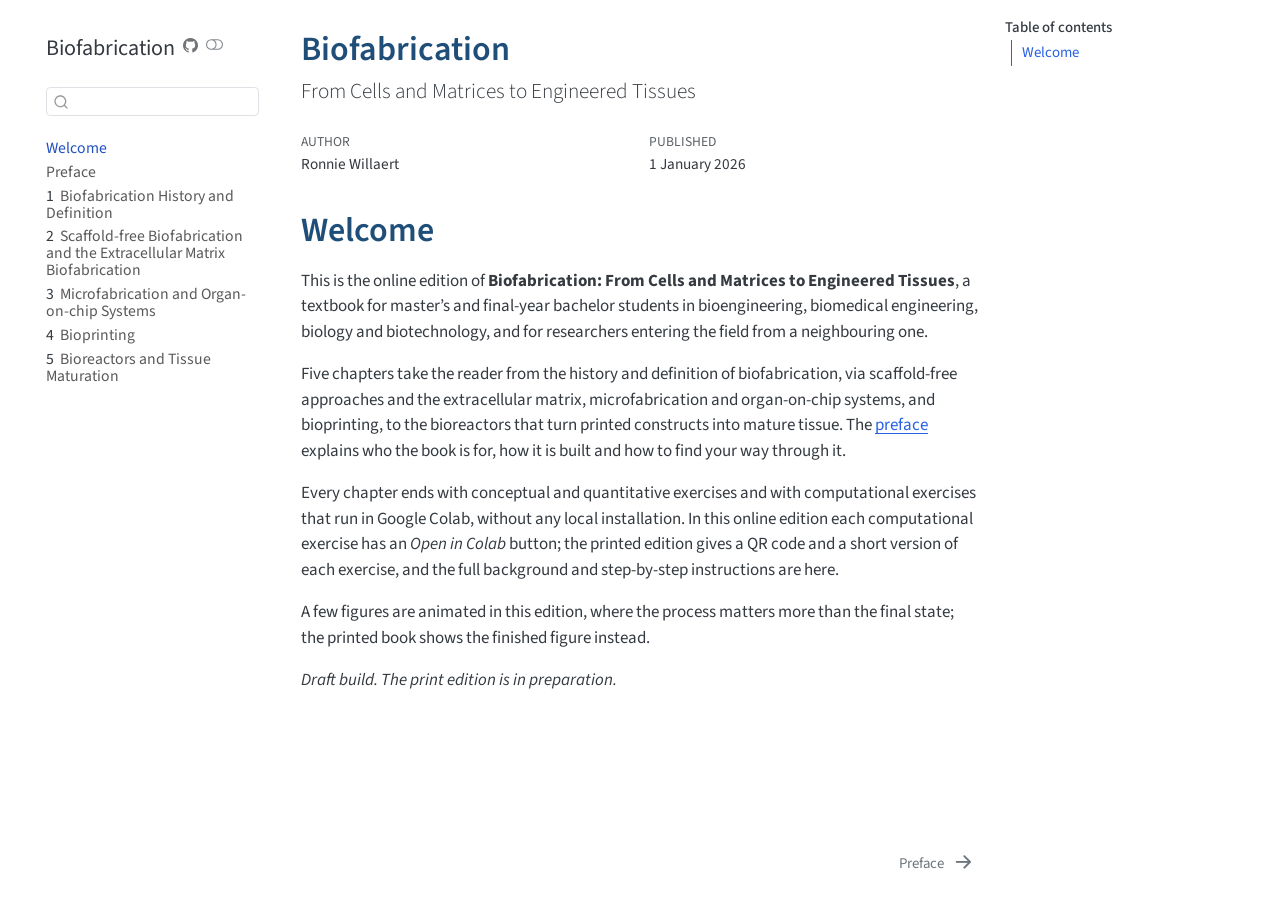
<file: index.html>
<!DOCTYPE html>
<html xmlns="http://www.w3.org/1999/xhtml" lang="en-GB" xml:lang="en-GB"><head>

<meta charset="utf-8">
<meta name="generator" content="quarto-1.6.43">

<meta name="viewport" content="width=device-width, initial-scale=1.0, user-scalable=yes">

<meta name="author" content="Ronnie Willaert">
<meta name="dcterms.date" content="2026-01-01">

<title>Biofabrication</title>
<style>
code{white-space: pre-wrap;}
span.smallcaps{font-variant: small-caps;}
div.columns{display: flex; gap: min(4vw, 1.5em);}
div.column{flex: auto; overflow-x: auto;}
div.hanging-indent{margin-left: 1.5em; text-indent: -1.5em;}
ul.task-list{list-style: none;}
ul.task-list li input[type="checkbox"] {
  width: 0.8em;
  margin: 0 0.8em 0.2em -1em; /* quarto-specific, see https://github.com/quarto-dev/quarto-cli/issues/4556 */ 
  vertical-align: middle;
}
</style>


<script src="site_libs/quarto-nav/quarto-nav.js"></script>
<script src="site_libs/quarto-nav/headroom.min.js"></script>
<script src="site_libs/clipboard/clipboard.min.js"></script>
<script src="site_libs/quarto-search/autocomplete.umd.js"></script>
<script src="site_libs/quarto-search/fuse.min.js"></script>
<script src="site_libs/quarto-search/quarto-search.js"></script>
<meta name="quarto:offset" content="./">
<link href="./preface.html" rel="next">
<script src="site_libs/quarto-html/quarto.js"></script>
<script src="site_libs/quarto-html/popper.min.js"></script>
<script src="site_libs/quarto-html/tippy.umd.min.js"></script>
<script src="site_libs/quarto-html/anchor.min.js"></script>
<link href="site_libs/quarto-html/tippy.css" rel="stylesheet">
<link href="site_libs/quarto-html/quarto-syntax-highlighting-d4d76bf8491c20bad77d141916dc28e1.css" rel="stylesheet" class="quarto-color-scheme" id="quarto-text-highlighting-styles">
<link href="site_libs/quarto-html/quarto-syntax-highlighting-dark-4379b0ccadffce622b03caf4c46266b3.css" rel="prefetch" class="quarto-color-scheme quarto-color-alternate" id="quarto-text-highlighting-styles">
<script src="site_libs/bootstrap/bootstrap.min.js"></script>
<link href="site_libs/bootstrap/bootstrap-icons.css" rel="stylesheet">
<link href="site_libs/bootstrap/bootstrap-2e4c97a43803ed481078bdef9528fe0e.min.css" rel="stylesheet" append-hash="true" class="quarto-color-scheme" id="quarto-bootstrap" data-mode="light">
<link href="site_libs/bootstrap/bootstrap-dark-eb64a78c9b89a52fd6dbc6d89fcf44c4.min.css" rel="prefetch" append-hash="true" class="quarto-color-scheme quarto-color-alternate" id="quarto-bootstrap" data-mode="dark">
<script id="quarto-search-options" type="application/json">{
  "location": "sidebar",
  "copy-button": false,
  "collapse-after": 3,
  "panel-placement": "start",
  "type": "textbox",
  "limit": 50,
  "keyboard-shortcut": [
    "f",
    "/",
    "s"
  ],
  "show-item-context": false,
  "language": {
    "search-no-results-text": "No results",
    "search-matching-documents-text": "matching documents",
    "search-copy-link-title": "Copy link to search",
    "search-hide-matches-text": "Hide additional matches",
    "search-more-match-text": "more match in this document",
    "search-more-matches-text": "more matches in this document",
    "search-clear-button-title": "Clear",
    "search-text-placeholder": "",
    "search-detached-cancel-button-title": "Cancel",
    "search-submit-button-title": "Submit",
    "search-label": "Search"
  }
}</script>


<link rel="stylesheet" href="styles.css">
</head>

<body class="nav-sidebar floating">

<div id="quarto-search-results"></div>
  <header id="quarto-header" class="headroom fixed-top">
  <nav class="quarto-secondary-nav">
    <div class="container-fluid d-flex">
      <button type="button" class="quarto-btn-toggle btn" data-bs-toggle="collapse" role="button" data-bs-target=".quarto-sidebar-collapse-item" aria-controls="quarto-sidebar" aria-expanded="false" aria-label="Toggle sidebar navigation" onclick="if (window.quartoToggleHeadroom) { window.quartoToggleHeadroom(); }">
        <i class="bi bi-layout-text-sidebar-reverse"></i>
      </button>
        <nav class="quarto-page-breadcrumbs" aria-label="breadcrumb"><ol class="breadcrumb"><li class="breadcrumb-item"><a href="./index.html">Welcome</a></li></ol></nav>
        <a class="flex-grow-1" role="navigation" data-bs-toggle="collapse" data-bs-target=".quarto-sidebar-collapse-item" aria-controls="quarto-sidebar" aria-expanded="false" aria-label="Toggle sidebar navigation" onclick="if (window.quartoToggleHeadroom) { window.quartoToggleHeadroom(); }">      
        </a>
      <button type="button" class="btn quarto-search-button" aria-label="Search" onclick="window.quartoOpenSearch();">
        <i class="bi bi-search"></i>
      </button>
    </div>
  </nav>
</header>
<!-- content -->
<div id="quarto-content" class="quarto-container page-columns page-rows-contents page-layout-article">
<!-- sidebar -->
  <nav id="quarto-sidebar" class="sidebar collapse collapse-horizontal quarto-sidebar-collapse-item sidebar-navigation floating overflow-auto">
    <div class="pt-lg-2 mt-2 text-left sidebar-header">
    <div class="sidebar-title mb-0 py-0">
      <a href="./">Biofabrication</a> 
        <div class="sidebar-tools-main">
    <a href="https://github.com/ronniewillaert/Biofabrication-Exercises" title="Source Code" class="quarto-navigation-tool px-1" aria-label="Source Code"><i class="bi bi-github"></i></a>
  <a href="" class="quarto-color-scheme-toggle quarto-navigation-tool  px-1" onclick="window.quartoToggleColorScheme(); return false;" title="Toggle dark mode"><i class="bi"></i></a>
</div>
    </div>
      </div>
        <div class="mt-2 flex-shrink-0 align-items-center">
        <div class="sidebar-search">
        <div id="quarto-search" class="" title="Search"></div>
        </div>
        </div>
    <div class="sidebar-menu-container"> 
    <ul class="list-unstyled mt-1">
        <li class="sidebar-item">
  <div class="sidebar-item-container"> 
  <a href="./index.html" class="sidebar-item-text sidebar-link active">
 <span class="menu-text">Welcome</span></a>
  </div>
</li>
        <li class="sidebar-item">
  <div class="sidebar-item-container"> 
  <a href="./preface.html" class="sidebar-item-text sidebar-link">
 <span class="menu-text">Preface</span></a>
  </div>
</li>
        <li class="sidebar-item">
  <div class="sidebar-item-container"> 
  <a href="./ch01.html" class="sidebar-item-text sidebar-link">
 <span class="menu-text"><span class="chapter-number">1</span>&nbsp; <span class="chapter-title">Biofabrication History and Definition</span></span></a>
  </div>
</li>
        <li class="sidebar-item">
  <div class="sidebar-item-container"> 
  <a href="./ch02.html" class="sidebar-item-text sidebar-link">
 <span class="menu-text"><span class="chapter-number">2</span>&nbsp; <span class="chapter-title">Scaffold-free Biofabrication and the Extracellular Matrix Biofabrication</span></span></a>
  </div>
</li>
        <li class="sidebar-item">
  <div class="sidebar-item-container"> 
  <a href="./ch03.html" class="sidebar-item-text sidebar-link">
 <span class="menu-text"><span class="chapter-number">3</span>&nbsp; <span class="chapter-title">Microfabrication and Organ-on-chip Systems</span></span></a>
  </div>
</li>
        <li class="sidebar-item">
  <div class="sidebar-item-container"> 
  <a href="./ch04.html" class="sidebar-item-text sidebar-link">
 <span class="menu-text"><span class="chapter-number">4</span>&nbsp; <span class="chapter-title">Bioprinting</span></span></a>
  </div>
</li>
        <li class="sidebar-item">
  <div class="sidebar-item-container"> 
  <a href="./ch05.html" class="sidebar-item-text sidebar-link">
 <span class="menu-text"><span class="chapter-number">5</span>&nbsp; <span class="chapter-title">Bioreactors and Tissue Maturation</span></span></a>
  </div>
</li>
    </ul>
    </div>
</nav>
<div id="quarto-sidebar-glass" class="quarto-sidebar-collapse-item" data-bs-toggle="collapse" data-bs-target=".quarto-sidebar-collapse-item"></div>
<!-- margin-sidebar -->
    <div id="quarto-margin-sidebar" class="sidebar margin-sidebar">
        <nav id="TOC" role="doc-toc" class="toc-active">
    <h2 id="toc-title">Table of contents</h2>
   
  <ul>
  <li><a href="#welcome" id="toc-welcome" class="nav-link active" data-scroll-target="#welcome">Welcome</a></li>
  </ul>
</nav>
    </div>
<!-- main -->
<main class="content" id="quarto-document-content">

<header id="title-block-header" class="quarto-title-block default">
<div class="quarto-title">
<h1 class="title">Biofabrication</h1>
<p class="subtitle lead">From Cells and Matrices to Engineered Tissues</p>
</div>



<div class="quarto-title-meta">

    <div>
    <div class="quarto-title-meta-heading">Author</div>
    <div class="quarto-title-meta-contents">
             <p>Ronnie Willaert </p>
          </div>
  </div>
    
    <div>
    <div class="quarto-title-meta-heading">Published</div>
    <div class="quarto-title-meta-contents">
      <p class="date">1 January 2026</p>
    </div>
  </div>
  
    
  </div>
  


</header>


<section id="welcome" class="level1 unnumbered">
<h1 class="unnumbered">Welcome</h1>
<p>This is the online edition of <strong>Biofabrication: From Cells and Matrices to Engineered Tissues</strong>, a textbook for master’s and final-year bachelor students in bioengineering, biomedical engineering, biology and biotechnology, and for researchers entering the field from a neighbouring one.</p>
<p>Five chapters take the reader from the history and definition of biofabrication, via scaffold-free approaches and the extracellular matrix, microfabrication and organ-on-chip systems, and bioprinting, to the bioreactors that turn printed constructs into mature tissue. The <a href="./preface.html">preface</a> explains who the book is for, how it is built and how to find your way through it.</p>
<p>Every chapter ends with conceptual and quantitative exercises and with computational exercises that run in Google Colab, without any local installation. In this online edition each computational exercise has an <em>Open in Colab</em> button; the printed edition gives a QR code and a short version of each exercise, and the full background and step-by-step instructions are here.</p>
<p>A few figures are animated in this edition, where the process matters more than the final state; the printed book shows the finished figure instead.</p>
<p><em>Draft build. The print edition is in preparation.</em></p>


</section>

</main> <!-- /main -->
<script id="quarto-html-after-body" type="application/javascript">
window.document.addEventListener("DOMContentLoaded", function (event) {
  const toggleBodyColorMode = (bsSheetEl) => {
    const mode = bsSheetEl.getAttribute("data-mode");
    const bodyEl = window.document.querySelector("body");
    if (mode === "dark") {
      bodyEl.classList.add("quarto-dark");
      bodyEl.classList.remove("quarto-light");
    } else {
      bodyEl.classList.add("quarto-light");
      bodyEl.classList.remove("quarto-dark");
    }
  }
  const toggleBodyColorPrimary = () => {
    const bsSheetEl = window.document.querySelector("link#quarto-bootstrap");
    if (bsSheetEl) {
      toggleBodyColorMode(bsSheetEl);
    }
  }
  toggleBodyColorPrimary();  
  const disableStylesheet = (stylesheets) => {
    for (let i=0; i < stylesheets.length; i++) {
      const stylesheet = stylesheets[i];
      stylesheet.rel = 'prefetch';
    }
  }
  const enableStylesheet = (stylesheets) => {
    for (let i=0; i < stylesheets.length; i++) {
      const stylesheet = stylesheets[i];
      stylesheet.rel = 'stylesheet';
    }
  }
  const manageTransitions = (selector, allowTransitions) => {
    const els = window.document.querySelectorAll(selector);
    for (let i=0; i < els.length; i++) {
      const el = els[i];
      if (allowTransitions) {
        el.classList.remove('notransition');
      } else {
        el.classList.add('notransition');
      }
    }
  }
  const toggleGiscusIfUsed = (isAlternate, darkModeDefault) => {
    const baseTheme = document.querySelector('#giscus-base-theme')?.value ?? 'light';
    const alternateTheme = document.querySelector('#giscus-alt-theme')?.value ?? 'dark';
    let newTheme = '';
    if(darkModeDefault) {
      newTheme = isAlternate ? baseTheme : alternateTheme;
    } else {
      newTheme = isAlternate ? alternateTheme : baseTheme;
    }
    const changeGiscusTheme = () => {
      // From: https://github.com/giscus/giscus/issues/336
      const sendMessage = (message) => {
        const iframe = document.querySelector('iframe.giscus-frame');
        if (!iframe) return;
        iframe.contentWindow.postMessage({ giscus: message }, 'https://giscus.app');
      }
      sendMessage({
        setConfig: {
          theme: newTheme
        }
      });
    }
    const isGiscussLoaded = window.document.querySelector('iframe.giscus-frame') !== null;
    if (isGiscussLoaded) {
      changeGiscusTheme();
    }
  }
  const toggleColorMode = (alternate) => {
    // Switch the stylesheets
    const alternateStylesheets = window.document.querySelectorAll('link.quarto-color-scheme.quarto-color-alternate');
    manageTransitions('#quarto-margin-sidebar .nav-link', false);
    if (alternate) {
      enableStylesheet(alternateStylesheets);
      for (const sheetNode of alternateStylesheets) {
        if (sheetNode.id === "quarto-bootstrap") {
          toggleBodyColorMode(sheetNode);
        }
      }
    } else {
      disableStylesheet(alternateStylesheets);
      toggleBodyColorPrimary();
    }
    manageTransitions('#quarto-margin-sidebar .nav-link', true);
    // Switch the toggles
    const toggles = window.document.querySelectorAll('.quarto-color-scheme-toggle');
    for (let i=0; i < toggles.length; i++) {
      const toggle = toggles[i];
      if (toggle) {
        if (alternate) {
          toggle.classList.add("alternate");     
        } else {
          toggle.classList.remove("alternate");
        }
      }
    }
    // Hack to workaround the fact that safari doesn't
    // properly recolor the scrollbar when toggling (#1455)
    if (navigator.userAgent.indexOf('Safari') > 0 && navigator.userAgent.indexOf('Chrome') == -1) {
      manageTransitions("body", false);
      window.scrollTo(0, 1);
      setTimeout(() => {
        window.scrollTo(0, 0);
        manageTransitions("body", true);
      }, 40);  
    }
  }
  const isFileUrl = () => { 
    return window.location.protocol === 'file:';
  }
  const hasAlternateSentinel = () => {  
    let styleSentinel = getColorSchemeSentinel();
    if (styleSentinel !== null) {
      return styleSentinel === "alternate";
    } else {
      return false;
    }
  }
  const setStyleSentinel = (alternate) => {
    const value = alternate ? "alternate" : "default";
    if (!isFileUrl()) {
      window.localStorage.setItem("quarto-color-scheme", value);
    } else {
      localAlternateSentinel = value;
    }
  }
  const getColorSchemeSentinel = () => {
    if (!isFileUrl()) {
      const storageValue = window.localStorage.getItem("quarto-color-scheme");
      return storageValue != null ? storageValue : localAlternateSentinel;
    } else {
      return localAlternateSentinel;
    }
  }
  const darkModeDefault = false;
  let localAlternateSentinel = darkModeDefault ? 'alternate' : 'default';
  // Dark / light mode switch
  window.quartoToggleColorScheme = () => {
    // Read the current dark / light value 
    let toAlternate = !hasAlternateSentinel();
    toggleColorMode(toAlternate);
    setStyleSentinel(toAlternate);
    toggleGiscusIfUsed(toAlternate, darkModeDefault);
  };
  // Ensure there is a toggle, if there isn't float one in the top right
  if (window.document.querySelector('.quarto-color-scheme-toggle') === null) {
    const a = window.document.createElement('a');
    a.classList.add('top-right');
    a.classList.add('quarto-color-scheme-toggle');
    a.href = "";
    a.onclick = function() { try { window.quartoToggleColorScheme(); } catch {} return false; };
    const i = window.document.createElement("i");
    i.classList.add('bi');
    a.appendChild(i);
    window.document.body.appendChild(a);
  }
  // Switch to dark mode if need be
  if (hasAlternateSentinel()) {
    toggleColorMode(true);
  } else {
    toggleColorMode(false);
  }
  const icon = "";
  const anchorJS = new window.AnchorJS();
  anchorJS.options = {
    placement: 'right',
    icon: icon
  };
  anchorJS.add('.anchored');
  const isCodeAnnotation = (el) => {
    for (const clz of el.classList) {
      if (clz.startsWith('code-annotation-')) {                     
        return true;
      }
    }
    return false;
  }
  const onCopySuccess = function(e) {
    // button target
    const button = e.trigger;
    // don't keep focus
    button.blur();
    // flash "checked"
    button.classList.add('code-copy-button-checked');
    var currentTitle = button.getAttribute("title");
    button.setAttribute("title", "Copied!");
    let tooltip;
    if (window.bootstrap) {
      button.setAttribute("data-bs-toggle", "tooltip");
      button.setAttribute("data-bs-placement", "left");
      button.setAttribute("data-bs-title", "Copied!");
      tooltip = new bootstrap.Tooltip(button, 
        { trigger: "manual", 
          customClass: "code-copy-button-tooltip",
          offset: [0, -8]});
      tooltip.show();    
    }
    setTimeout(function() {
      if (tooltip) {
        tooltip.hide();
        button.removeAttribute("data-bs-title");
        button.removeAttribute("data-bs-toggle");
        button.removeAttribute("data-bs-placement");
      }
      button.setAttribute("title", currentTitle);
      button.classList.remove('code-copy-button-checked');
    }, 1000);
    // clear code selection
    e.clearSelection();
  }
  const getTextToCopy = function(trigger) {
      const codeEl = trigger.previousElementSibling.cloneNode(true);
      for (const childEl of codeEl.children) {
        if (isCodeAnnotation(childEl)) {
          childEl.remove();
        }
      }
      return codeEl.innerText;
  }
  const clipboard = new window.ClipboardJS('.code-copy-button:not([data-in-quarto-modal])', {
    text: getTextToCopy
  });
  clipboard.on('success', onCopySuccess);
  if (window.document.getElementById('quarto-embedded-source-code-modal')) {
    const clipboardModal = new window.ClipboardJS('.code-copy-button[data-in-quarto-modal]', {
      text: getTextToCopy,
      container: window.document.getElementById('quarto-embedded-source-code-modal')
    });
    clipboardModal.on('success', onCopySuccess);
  }
    var localhostRegex = new RegExp(/^(?:http|https):\/\/localhost\:?[0-9]*\//);
    var mailtoRegex = new RegExp(/^mailto:/);
      var filterRegex = new RegExp('/' + window.location.host + '/');
    var isInternal = (href) => {
        return filterRegex.test(href) || localhostRegex.test(href) || mailtoRegex.test(href);
    }
    // Inspect non-navigation links and adorn them if external
 	var links = window.document.querySelectorAll('a[href]:not(.nav-link):not(.navbar-brand):not(.toc-action):not(.sidebar-link):not(.sidebar-item-toggle):not(.pagination-link):not(.no-external):not([aria-hidden]):not(.dropdown-item):not(.quarto-navigation-tool):not(.about-link)');
    for (var i=0; i<links.length; i++) {
      const link = links[i];
      if (!isInternal(link.href)) {
        // undo the damage that might have been done by quarto-nav.js in the case of
        // links that we want to consider external
        if (link.dataset.originalHref !== undefined) {
          link.href = link.dataset.originalHref;
        }
      }
    }
  function tippyHover(el, contentFn, onTriggerFn, onUntriggerFn) {
    const config = {
      allowHTML: true,
      maxWidth: 500,
      delay: 100,
      arrow: false,
      appendTo: function(el) {
          return el.parentElement;
      },
      interactive: true,
      interactiveBorder: 10,
      theme: 'quarto',
      placement: 'bottom-start',
    };
    if (contentFn) {
      config.content = contentFn;
    }
    if (onTriggerFn) {
      config.onTrigger = onTriggerFn;
    }
    if (onUntriggerFn) {
      config.onUntrigger = onUntriggerFn;
    }
    window.tippy(el, config); 
  }
  const noterefs = window.document.querySelectorAll('a[role="doc-noteref"]');
  for (var i=0; i<noterefs.length; i++) {
    const ref = noterefs[i];
    tippyHover(ref, function() {
      // use id or data attribute instead here
      let href = ref.getAttribute('data-footnote-href') || ref.getAttribute('href');
      try { href = new URL(href).hash; } catch {}
      const id = href.replace(/^#\/?/, "");
      const note = window.document.getElementById(id);
      if (note) {
        return note.innerHTML;
      } else {
        return "";
      }
    });
  }
  const xrefs = window.document.querySelectorAll('a.quarto-xref');
  const processXRef = (id, note) => {
    // Strip column container classes
    const stripColumnClz = (el) => {
      el.classList.remove("page-full", "page-columns");
      if (el.children) {
        for (const child of el.children) {
          stripColumnClz(child);
        }
      }
    }
    stripColumnClz(note)
    if (id === null || id.startsWith('sec-')) {
      // Special case sections, only their first couple elements
      const container = document.createElement("div");
      if (note.children && note.children.length > 2) {
        container.appendChild(note.children[0].cloneNode(true));
        for (let i = 1; i < note.children.length; i++) {
          const child = note.children[i];
          if (child.tagName === "P" && child.innerText === "") {
            continue;
          } else {
            container.appendChild(child.cloneNode(true));
            break;
          }
        }
        if (window.Quarto?.typesetMath) {
          window.Quarto.typesetMath(container);
        }
        return container.innerHTML
      } else {
        if (window.Quarto?.typesetMath) {
          window.Quarto.typesetMath(note);
        }
        return note.innerHTML;
      }
    } else {
      // Remove any anchor links if they are present
      const anchorLink = note.querySelector('a.anchorjs-link');
      if (anchorLink) {
        anchorLink.remove();
      }
      if (window.Quarto?.typesetMath) {
        window.Quarto.typesetMath(note);
      }
      if (note.classList.contains("callout")) {
        return note.outerHTML;
      } else {
        return note.innerHTML;
      }
    }
  }
  for (var i=0; i<xrefs.length; i++) {
    const xref = xrefs[i];
    tippyHover(xref, undefined, function(instance) {
      instance.disable();
      let url = xref.getAttribute('href');
      let hash = undefined; 
      if (url.startsWith('#')) {
        hash = url;
      } else {
        try { hash = new URL(url).hash; } catch {}
      }
      if (hash) {
        const id = hash.replace(/^#\/?/, "");
        const note = window.document.getElementById(id);
        if (note !== null) {
          try {
            const html = processXRef(id, note.cloneNode(true));
            instance.setContent(html);
          } finally {
            instance.enable();
            instance.show();
          }
        } else {
          // See if we can fetch this
          fetch(url.split('#')[0])
          .then(res => res.text())
          .then(html => {
            const parser = new DOMParser();
            const htmlDoc = parser.parseFromString(html, "text/html");
            const note = htmlDoc.getElementById(id);
            if (note !== null) {
              const html = processXRef(id, note);
              instance.setContent(html);
            } 
          }).finally(() => {
            instance.enable();
            instance.show();
          });
        }
      } else {
        // See if we can fetch a full url (with no hash to target)
        // This is a special case and we should probably do some content thinning / targeting
        fetch(url)
        .then(res => res.text())
        .then(html => {
          const parser = new DOMParser();
          const htmlDoc = parser.parseFromString(html, "text/html");
          const note = htmlDoc.querySelector('main.content');
          if (note !== null) {
            // This should only happen for chapter cross references
            // (since there is no id in the URL)
            // remove the first header
            if (note.children.length > 0 && note.children[0].tagName === "HEADER") {
              note.children[0].remove();
            }
            const html = processXRef(null, note);
            instance.setContent(html);
          } 
        }).finally(() => {
          instance.enable();
          instance.show();
        });
      }
    }, function(instance) {
    });
  }
      let selectedAnnoteEl;
      const selectorForAnnotation = ( cell, annotation) => {
        let cellAttr = 'data-code-cell="' + cell + '"';
        let lineAttr = 'data-code-annotation="' +  annotation + '"';
        const selector = 'span[' + cellAttr + '][' + lineAttr + ']';
        return selector;
      }
      const selectCodeLines = (annoteEl) => {
        const doc = window.document;
        const targetCell = annoteEl.getAttribute("data-target-cell");
        const targetAnnotation = annoteEl.getAttribute("data-target-annotation");
        const annoteSpan = window.document.querySelector(selectorForAnnotation(targetCell, targetAnnotation));
        const lines = annoteSpan.getAttribute("data-code-lines").split(",");
        const lineIds = lines.map((line) => {
          return targetCell + "-" + line;
        })
        let top = null;
        let height = null;
        let parent = null;
        if (lineIds.length > 0) {
            //compute the position of the single el (top and bottom and make a div)
            const el = window.document.getElementById(lineIds[0]);
            top = el.offsetTop;
            height = el.offsetHeight;
            parent = el.parentElement.parentElement;
          if (lineIds.length > 1) {
            const lastEl = window.document.getElementById(lineIds[lineIds.length - 1]);
            const bottom = lastEl.offsetTop + lastEl.offsetHeight;
            height = bottom - top;
          }
          if (top !== null && height !== null && parent !== null) {
            // cook up a div (if necessary) and position it 
            let div = window.document.getElementById("code-annotation-line-highlight");
            if (div === null) {
              div = window.document.createElement("div");
              div.setAttribute("id", "code-annotation-line-highlight");
              div.style.position = 'absolute';
              parent.appendChild(div);
            }
            div.style.top = top - 2 + "px";
            div.style.height = height + 4 + "px";
            div.style.left = 0;
            let gutterDiv = window.document.getElementById("code-annotation-line-highlight-gutter");
            if (gutterDiv === null) {
              gutterDiv = window.document.createElement("div");
              gutterDiv.setAttribute("id", "code-annotation-line-highlight-gutter");
              gutterDiv.style.position = 'absolute';
              const codeCell = window.document.getElementById(targetCell);
              const gutter = codeCell.querySelector('.code-annotation-gutter');
              gutter.appendChild(gutterDiv);
            }
            gutterDiv.style.top = top - 2 + "px";
            gutterDiv.style.height = height + 4 + "px";
          }
          selectedAnnoteEl = annoteEl;
        }
      };
      const unselectCodeLines = () => {
        const elementsIds = ["code-annotation-line-highlight", "code-annotation-line-highlight-gutter"];
        elementsIds.forEach((elId) => {
          const div = window.document.getElementById(elId);
          if (div) {
            div.remove();
          }
        });
        selectedAnnoteEl = undefined;
      };
        // Handle positioning of the toggle
    window.addEventListener(
      "resize",
      throttle(() => {
        elRect = undefined;
        if (selectedAnnoteEl) {
          selectCodeLines(selectedAnnoteEl);
        }
      }, 10)
    );
    function throttle(fn, ms) {
    let throttle = false;
    let timer;
      return (...args) => {
        if(!throttle) { // first call gets through
            fn.apply(this, args);
            throttle = true;
        } else { // all the others get throttled
            if(timer) clearTimeout(timer); // cancel #2
            timer = setTimeout(() => {
              fn.apply(this, args);
              timer = throttle = false;
            }, ms);
        }
      };
    }
      // Attach click handler to the DT
      const annoteDls = window.document.querySelectorAll('dt[data-target-cell]');
      for (const annoteDlNode of annoteDls) {
        annoteDlNode.addEventListener('click', (event) => {
          const clickedEl = event.target;
          if (clickedEl !== selectedAnnoteEl) {
            unselectCodeLines();
            const activeEl = window.document.querySelector('dt[data-target-cell].code-annotation-active');
            if (activeEl) {
              activeEl.classList.remove('code-annotation-active');
            }
            selectCodeLines(clickedEl);
            clickedEl.classList.add('code-annotation-active');
          } else {
            // Unselect the line
            unselectCodeLines();
            clickedEl.classList.remove('code-annotation-active');
          }
        });
      }
  const findCites = (el) => {
    const parentEl = el.parentElement;
    if (parentEl) {
      const cites = parentEl.dataset.cites;
      if (cites) {
        return {
          el,
          cites: cites.split(' ')
        };
      } else {
        return findCites(el.parentElement)
      }
    } else {
      return undefined;
    }
  };
  var bibliorefs = window.document.querySelectorAll('a[role="doc-biblioref"]');
  for (var i=0; i<bibliorefs.length; i++) {
    const ref = bibliorefs[i];
    const citeInfo = findCites(ref);
    if (citeInfo) {
      tippyHover(citeInfo.el, function() {
        var popup = window.document.createElement('div');
        citeInfo.cites.forEach(function(cite) {
          var citeDiv = window.document.createElement('div');
          citeDiv.classList.add('hanging-indent');
          citeDiv.classList.add('csl-entry');
          var biblioDiv = window.document.getElementById('ref-' + cite);
          if (biblioDiv) {
            citeDiv.innerHTML = biblioDiv.innerHTML;
          }
          popup.appendChild(citeDiv);
        });
        return popup.innerHTML;
      });
    }
  }
});
</script>
<nav class="page-navigation">
  <div class="nav-page nav-page-previous">
  </div>
  <div class="nav-page nav-page-next">
      <a href="./preface.html" class="pagination-link" aria-label="Preface">
        <span class="nav-page-text">Preface</span> <i class="bi bi-arrow-right-short"></i>
      </a>
  </div>
</nav>
</div> <!-- /content -->




</body></html>
</file>
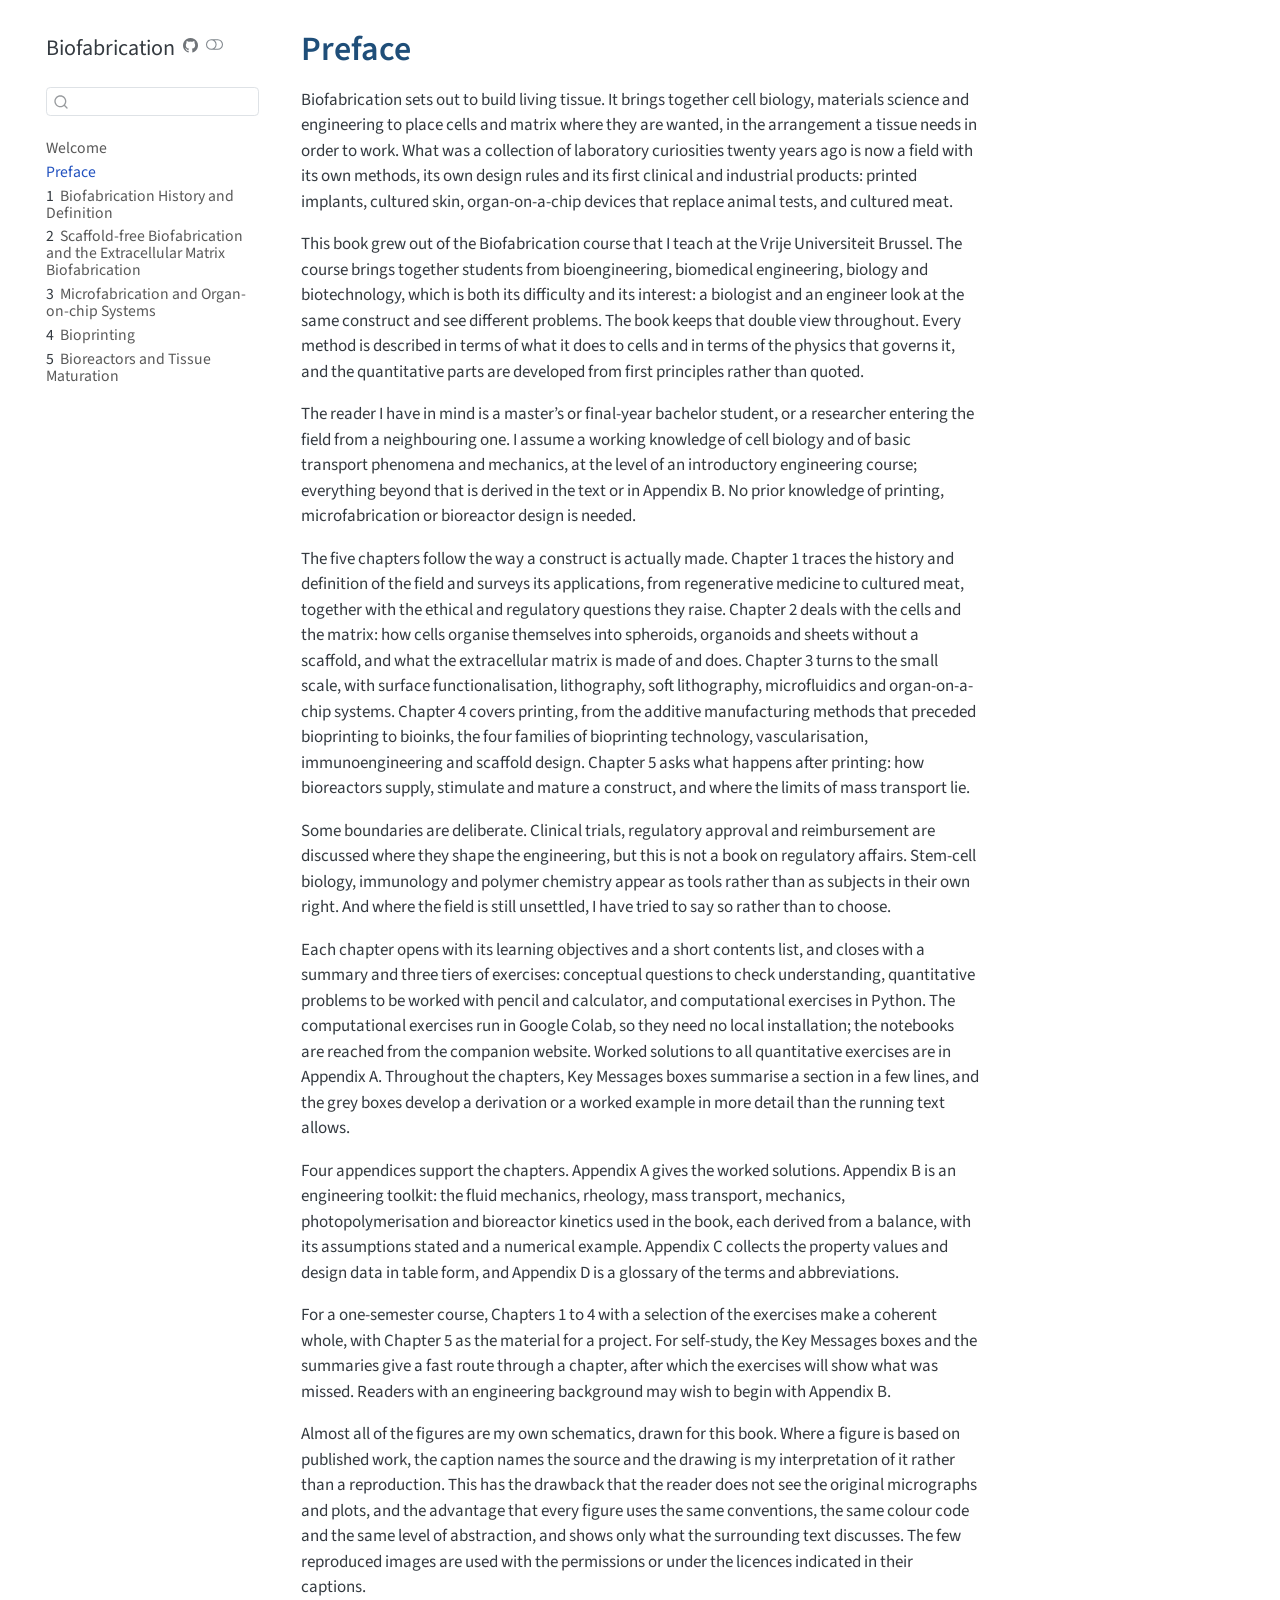
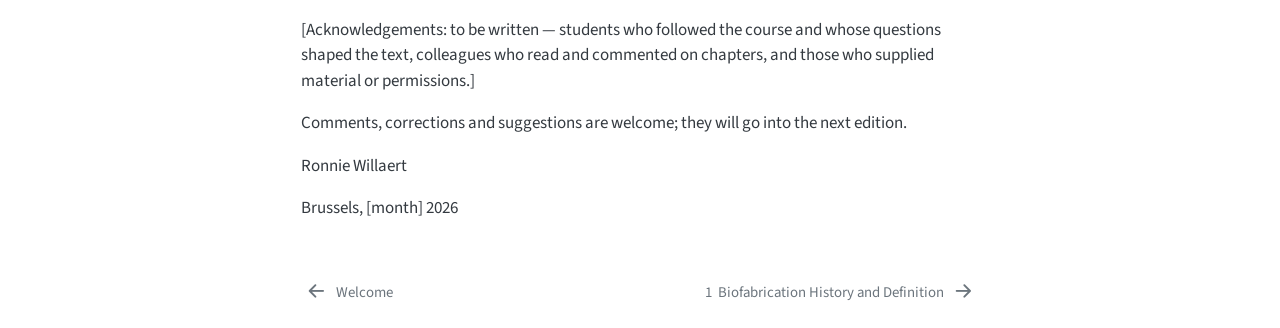
<file: preface.html>
<!DOCTYPE html>
<html xmlns="http://www.w3.org/1999/xhtml" lang="en-GB" xml:lang="en-GB"><head>

<meta charset="utf-8">
<meta name="generator" content="quarto-1.6.43">

<meta name="viewport" content="width=device-width, initial-scale=1.0, user-scalable=yes">


<title>Preface – Biofabrication</title>
<style>
code{white-space: pre-wrap;}
span.smallcaps{font-variant: small-caps;}
div.columns{display: flex; gap: min(4vw, 1.5em);}
div.column{flex: auto; overflow-x: auto;}
div.hanging-indent{margin-left: 1.5em; text-indent: -1.5em;}
ul.task-list{list-style: none;}
ul.task-list li input[type="checkbox"] {
  width: 0.8em;
  margin: 0 0.8em 0.2em -1em; /* quarto-specific, see https://github.com/quarto-dev/quarto-cli/issues/4556 */ 
  vertical-align: middle;
}
</style>


<script src="site_libs/quarto-nav/quarto-nav.js"></script>
<script src="site_libs/quarto-nav/headroom.min.js"></script>
<script src="site_libs/clipboard/clipboard.min.js"></script>
<script src="site_libs/quarto-search/autocomplete.umd.js"></script>
<script src="site_libs/quarto-search/fuse.min.js"></script>
<script src="site_libs/quarto-search/quarto-search.js"></script>
<meta name="quarto:offset" content="./">
<link href="./ch01.html" rel="next">
<link href="./index.html" rel="prev">
<script src="site_libs/quarto-html/quarto.js"></script>
<script src="site_libs/quarto-html/popper.min.js"></script>
<script src="site_libs/quarto-html/tippy.umd.min.js"></script>
<script src="site_libs/quarto-html/anchor.min.js"></script>
<link href="site_libs/quarto-html/tippy.css" rel="stylesheet">
<link href="site_libs/quarto-html/quarto-syntax-highlighting-d4d76bf8491c20bad77d141916dc28e1.css" rel="stylesheet" class="quarto-color-scheme" id="quarto-text-highlighting-styles">
<link href="site_libs/quarto-html/quarto-syntax-highlighting-dark-4379b0ccadffce622b03caf4c46266b3.css" rel="prefetch" class="quarto-color-scheme quarto-color-alternate" id="quarto-text-highlighting-styles">
<script src="site_libs/bootstrap/bootstrap.min.js"></script>
<link href="site_libs/bootstrap/bootstrap-icons.css" rel="stylesheet">
<link href="site_libs/bootstrap/bootstrap-2e4c97a43803ed481078bdef9528fe0e.min.css" rel="stylesheet" append-hash="true" class="quarto-color-scheme" id="quarto-bootstrap" data-mode="light">
<link href="site_libs/bootstrap/bootstrap-dark-eb64a78c9b89a52fd6dbc6d89fcf44c4.min.css" rel="prefetch" append-hash="true" class="quarto-color-scheme quarto-color-alternate" id="quarto-bootstrap" data-mode="dark">
<script id="quarto-search-options" type="application/json">{
  "location": "sidebar",
  "copy-button": false,
  "collapse-after": 3,
  "panel-placement": "start",
  "type": "textbox",
  "limit": 50,
  "keyboard-shortcut": [
    "f",
    "/",
    "s"
  ],
  "show-item-context": false,
  "language": {
    "search-no-results-text": "No results",
    "search-matching-documents-text": "matching documents",
    "search-copy-link-title": "Copy link to search",
    "search-hide-matches-text": "Hide additional matches",
    "search-more-match-text": "more match in this document",
    "search-more-matches-text": "more matches in this document",
    "search-clear-button-title": "Clear",
    "search-text-placeholder": "",
    "search-detached-cancel-button-title": "Cancel",
    "search-submit-button-title": "Submit",
    "search-label": "Search"
  }
}</script>


<link rel="stylesheet" href="styles.css">
</head>

<body class="nav-sidebar floating">

<div id="quarto-search-results"></div>
  <header id="quarto-header" class="headroom fixed-top">
  <nav class="quarto-secondary-nav">
    <div class="container-fluid d-flex">
      <button type="button" class="quarto-btn-toggle btn" data-bs-toggle="collapse" role="button" data-bs-target=".quarto-sidebar-collapse-item" aria-controls="quarto-sidebar" aria-expanded="false" aria-label="Toggle sidebar navigation" onclick="if (window.quartoToggleHeadroom) { window.quartoToggleHeadroom(); }">
        <i class="bi bi-layout-text-sidebar-reverse"></i>
      </button>
        <nav class="quarto-page-breadcrumbs" aria-label="breadcrumb"><ol class="breadcrumb"><li class="breadcrumb-item"><a href="./preface.html">Preface</a></li></ol></nav>
        <a class="flex-grow-1" role="navigation" data-bs-toggle="collapse" data-bs-target=".quarto-sidebar-collapse-item" aria-controls="quarto-sidebar" aria-expanded="false" aria-label="Toggle sidebar navigation" onclick="if (window.quartoToggleHeadroom) { window.quartoToggleHeadroom(); }">      
        </a>
      <button type="button" class="btn quarto-search-button" aria-label="Search" onclick="window.quartoOpenSearch();">
        <i class="bi bi-search"></i>
      </button>
    </div>
  </nav>
</header>
<!-- content -->
<div id="quarto-content" class="quarto-container page-columns page-rows-contents page-layout-article">
<!-- sidebar -->
  <nav id="quarto-sidebar" class="sidebar collapse collapse-horizontal quarto-sidebar-collapse-item sidebar-navigation floating overflow-auto">
    <div class="pt-lg-2 mt-2 text-left sidebar-header">
    <div class="sidebar-title mb-0 py-0">
      <a href="./">Biofabrication</a> 
        <div class="sidebar-tools-main">
    <a href="https://github.com/ronniewillaert/Biofabrication-Exercises" title="Source Code" class="quarto-navigation-tool px-1" aria-label="Source Code"><i class="bi bi-github"></i></a>
  <a href="" class="quarto-color-scheme-toggle quarto-navigation-tool  px-1" onclick="window.quartoToggleColorScheme(); return false;" title="Toggle dark mode"><i class="bi"></i></a>
</div>
    </div>
      </div>
        <div class="mt-2 flex-shrink-0 align-items-center">
        <div class="sidebar-search">
        <div id="quarto-search" class="" title="Search"></div>
        </div>
        </div>
    <div class="sidebar-menu-container"> 
    <ul class="list-unstyled mt-1">
        <li class="sidebar-item">
  <div class="sidebar-item-container"> 
  <a href="./index.html" class="sidebar-item-text sidebar-link">
 <span class="menu-text">Welcome</span></a>
  </div>
</li>
        <li class="sidebar-item">
  <div class="sidebar-item-container"> 
  <a href="./preface.html" class="sidebar-item-text sidebar-link active">
 <span class="menu-text">Preface</span></a>
  </div>
</li>
        <li class="sidebar-item">
  <div class="sidebar-item-container"> 
  <a href="./ch01.html" class="sidebar-item-text sidebar-link">
 <span class="menu-text"><span class="chapter-number">1</span>&nbsp; <span class="chapter-title">Biofabrication History and Definition</span></span></a>
  </div>
</li>
        <li class="sidebar-item">
  <div class="sidebar-item-container"> 
  <a href="./ch02.html" class="sidebar-item-text sidebar-link">
 <span class="menu-text"><span class="chapter-number">2</span>&nbsp; <span class="chapter-title">Scaffold-free Biofabrication and the Extracellular Matrix Biofabrication</span></span></a>
  </div>
</li>
        <li class="sidebar-item">
  <div class="sidebar-item-container"> 
  <a href="./ch03.html" class="sidebar-item-text sidebar-link">
 <span class="menu-text"><span class="chapter-number">3</span>&nbsp; <span class="chapter-title">Microfabrication and Organ-on-chip Systems</span></span></a>
  </div>
</li>
        <li class="sidebar-item">
  <div class="sidebar-item-container"> 
  <a href="./ch04.html" class="sidebar-item-text sidebar-link">
 <span class="menu-text"><span class="chapter-number">4</span>&nbsp; <span class="chapter-title">Bioprinting</span></span></a>
  </div>
</li>
        <li class="sidebar-item">
  <div class="sidebar-item-container"> 
  <a href="./ch05.html" class="sidebar-item-text sidebar-link">
 <span class="menu-text"><span class="chapter-number">5</span>&nbsp; <span class="chapter-title">Bioreactors and Tissue Maturation</span></span></a>
  </div>
</li>
    </ul>
    </div>
</nav>
<div id="quarto-sidebar-glass" class="quarto-sidebar-collapse-item" data-bs-toggle="collapse" data-bs-target=".quarto-sidebar-collapse-item"></div>
<!-- margin-sidebar -->
    <div id="quarto-margin-sidebar" class="sidebar margin-sidebar zindex-bottom">
        
    </div>
<!-- main -->
<main class="content" id="quarto-document-content">

<header id="title-block-header" class="quarto-title-block default">
<div class="quarto-title">
<h1 class="title">Preface</h1>
</div>



<div class="quarto-title-meta">

    
  
    
  </div>
  


</header>


<p>Biofabrication sets out to build living tissue. It brings together cell biology, materials science and engineering to place cells and matrix where they are wanted, in the arrangement a tissue needs in order to work. What was a collection of laboratory curiosities twenty years ago is now a field with its own methods, its own design rules and its first clinical and industrial products: printed implants, cultured skin, organ-on-a-chip devices that replace animal tests, and cultured meat.</p>
<p>This book grew out of the Biofabrication course that I teach at the Vrije Universiteit Brussel. The course brings together students from bioengineering, biomedical engineering, biology and biotechnology, which is both its difficulty and its interest: a biologist and an engineer look at the same construct and see different problems. The book keeps that double view throughout. Every method is described in terms of what it does to cells and in terms of the physics that governs it, and the quantitative parts are developed from first principles rather than quoted.</p>
<p>The reader I have in mind is a master’s or final-year bachelor student, or a researcher entering the field from a neighbouring one. I assume a working knowledge of cell biology and of basic transport phenomena and mechanics, at the level of an introductory engineering course; everything beyond that is derived in the text or in Appendix B. No prior knowledge of printing, microfabrication or bioreactor design is needed.</p>
<p>The five chapters follow the way a construct is actually made. Chapter 1 traces the history and definition of the field and surveys its applications, from regenerative medicine to cultured meat, together with the ethical and regulatory questions they raise. Chapter 2 deals with the cells and the matrix: how cells organise themselves into spheroids, organoids and sheets without a scaffold, and what the extracellular matrix is made of and does. Chapter 3 turns to the small scale, with surface functionalisation, lithography, soft lithography, microfluidics and organ-on-a-chip systems. Chapter 4 covers printing, from the additive manufacturing methods that preceded bioprinting to bioinks, the four families of bioprinting technology, vascularisation, immunoengineering and scaffold design. Chapter 5 asks what happens after printing: how bioreactors supply, stimulate and mature a construct, and where the limits of mass transport lie.</p>
<p>Some boundaries are deliberate. Clinical trials, regulatory approval and reimbursement are discussed where they shape the engineering, but this is not a book on regulatory affairs. Stem-cell biology, immunology and polymer chemistry appear as tools rather than as subjects in their own right. And where the field is still unsettled, I have tried to say so rather than to choose.</p>
<p>Each chapter opens with its learning objectives and a short contents list, and closes with a summary and three tiers of exercises: conceptual questions to check understanding, quantitative problems to be worked with pencil and calculator, and computational exercises in Python. The computational exercises run in Google Colab, so they need no local installation; the notebooks are reached from the companion website. Worked solutions to all quantitative exercises are in Appendix A. Throughout the chapters, Key Messages boxes summarise a section in a few lines, and the grey boxes develop a derivation or a worked example in more detail than the running text allows.</p>
<p>Four appendices support the chapters. Appendix A gives the worked solutions. Appendix B is an engineering toolkit: the fluid mechanics, rheology, mass transport, mechanics, photopolymerisation and bioreactor kinetics used in the book, each derived from a balance, with its assumptions stated and a numerical example. Appendix C collects the property values and design data in table form, and Appendix D is a glossary of the terms and abbreviations.</p>
<p>For a one-semester course, Chapters 1 to 4 with a selection of the exercises make a coherent whole, with Chapter 5 as the material for a project. For self-study, the Key Messages boxes and the summaries give a fast route through a chapter, after which the exercises will show what was missed. Readers with an engineering background may wish to begin with Appendix B.</p>
<p>Almost all of the figures are my own schematics, drawn for this book. Where a figure is based on published work, the caption names the source and the drawing is my interpretation of it rather than a reproduction. This has the drawback that the reader does not see the original micrographs and plots, and the advantage that every figure uses the same conventions, the same colour code and the same level of abstraction, and shows only what the surrounding text discusses. The few reproduced images are used with the permissions or under the licences indicated in their captions.</p>
<p>[Acknowledgements: to be written — students who followed the course and whose questions shaped the text, colleagues who read and commented on chapters, and those who supplied material or permissions.]</p>
<p>Comments, corrections and suggestions are welcome; they will go into the next edition.</p>
<p>Ronnie Willaert</p>
<p>Brussels, [month] 2026</p>



</main> <!-- /main -->
<script id="quarto-html-after-body" type="application/javascript">
window.document.addEventListener("DOMContentLoaded", function (event) {
  const toggleBodyColorMode = (bsSheetEl) => {
    const mode = bsSheetEl.getAttribute("data-mode");
    const bodyEl = window.document.querySelector("body");
    if (mode === "dark") {
      bodyEl.classList.add("quarto-dark");
      bodyEl.classList.remove("quarto-light");
    } else {
      bodyEl.classList.add("quarto-light");
      bodyEl.classList.remove("quarto-dark");
    }
  }
  const toggleBodyColorPrimary = () => {
    const bsSheetEl = window.document.querySelector("link#quarto-bootstrap");
    if (bsSheetEl) {
      toggleBodyColorMode(bsSheetEl);
    }
  }
  toggleBodyColorPrimary();  
  const disableStylesheet = (stylesheets) => {
    for (let i=0; i < stylesheets.length; i++) {
      const stylesheet = stylesheets[i];
      stylesheet.rel = 'prefetch';
    }
  }
  const enableStylesheet = (stylesheets) => {
    for (let i=0; i < stylesheets.length; i++) {
      const stylesheet = stylesheets[i];
      stylesheet.rel = 'stylesheet';
    }
  }
  const manageTransitions = (selector, allowTransitions) => {
    const els = window.document.querySelectorAll(selector);
    for (let i=0; i < els.length; i++) {
      const el = els[i];
      if (allowTransitions) {
        el.classList.remove('notransition');
      } else {
        el.classList.add('notransition');
      }
    }
  }
  const toggleGiscusIfUsed = (isAlternate, darkModeDefault) => {
    const baseTheme = document.querySelector('#giscus-base-theme')?.value ?? 'light';
    const alternateTheme = document.querySelector('#giscus-alt-theme')?.value ?? 'dark';
    let newTheme = '';
    if(darkModeDefault) {
      newTheme = isAlternate ? baseTheme : alternateTheme;
    } else {
      newTheme = isAlternate ? alternateTheme : baseTheme;
    }
    const changeGiscusTheme = () => {
      // From: https://github.com/giscus/giscus/issues/336
      const sendMessage = (message) => {
        const iframe = document.querySelector('iframe.giscus-frame');
        if (!iframe) return;
        iframe.contentWindow.postMessage({ giscus: message }, 'https://giscus.app');
      }
      sendMessage({
        setConfig: {
          theme: newTheme
        }
      });
    }
    const isGiscussLoaded = window.document.querySelector('iframe.giscus-frame') !== null;
    if (isGiscussLoaded) {
      changeGiscusTheme();
    }
  }
  const toggleColorMode = (alternate) => {
    // Switch the stylesheets
    const alternateStylesheets = window.document.querySelectorAll('link.quarto-color-scheme.quarto-color-alternate');
    manageTransitions('#quarto-margin-sidebar .nav-link', false);
    if (alternate) {
      enableStylesheet(alternateStylesheets);
      for (const sheetNode of alternateStylesheets) {
        if (sheetNode.id === "quarto-bootstrap") {
          toggleBodyColorMode(sheetNode);
        }
      }
    } else {
      disableStylesheet(alternateStylesheets);
      toggleBodyColorPrimary();
    }
    manageTransitions('#quarto-margin-sidebar .nav-link', true);
    // Switch the toggles
    const toggles = window.document.querySelectorAll('.quarto-color-scheme-toggle');
    for (let i=0; i < toggles.length; i++) {
      const toggle = toggles[i];
      if (toggle) {
        if (alternate) {
          toggle.classList.add("alternate");     
        } else {
          toggle.classList.remove("alternate");
        }
      }
    }
    // Hack to workaround the fact that safari doesn't
    // properly recolor the scrollbar when toggling (#1455)
    if (navigator.userAgent.indexOf('Safari') > 0 && navigator.userAgent.indexOf('Chrome') == -1) {
      manageTransitions("body", false);
      window.scrollTo(0, 1);
      setTimeout(() => {
        window.scrollTo(0, 0);
        manageTransitions("body", true);
      }, 40);  
    }
  }
  const isFileUrl = () => { 
    return window.location.protocol === 'file:';
  }
  const hasAlternateSentinel = () => {  
    let styleSentinel = getColorSchemeSentinel();
    if (styleSentinel !== null) {
      return styleSentinel === "alternate";
    } else {
      return false;
    }
  }
  const setStyleSentinel = (alternate) => {
    const value = alternate ? "alternate" : "default";
    if (!isFileUrl()) {
      window.localStorage.setItem("quarto-color-scheme", value);
    } else {
      localAlternateSentinel = value;
    }
  }
  const getColorSchemeSentinel = () => {
    if (!isFileUrl()) {
      const storageValue = window.localStorage.getItem("quarto-color-scheme");
      return storageValue != null ? storageValue : localAlternateSentinel;
    } else {
      return localAlternateSentinel;
    }
  }
  const darkModeDefault = false;
  let localAlternateSentinel = darkModeDefault ? 'alternate' : 'default';
  // Dark / light mode switch
  window.quartoToggleColorScheme = () => {
    // Read the current dark / light value 
    let toAlternate = !hasAlternateSentinel();
    toggleColorMode(toAlternate);
    setStyleSentinel(toAlternate);
    toggleGiscusIfUsed(toAlternate, darkModeDefault);
  };
  // Ensure there is a toggle, if there isn't float one in the top right
  if (window.document.querySelector('.quarto-color-scheme-toggle') === null) {
    const a = window.document.createElement('a');
    a.classList.add('top-right');
    a.classList.add('quarto-color-scheme-toggle');
    a.href = "";
    a.onclick = function() { try { window.quartoToggleColorScheme(); } catch {} return false; };
    const i = window.document.createElement("i");
    i.classList.add('bi');
    a.appendChild(i);
    window.document.body.appendChild(a);
  }
  // Switch to dark mode if need be
  if (hasAlternateSentinel()) {
    toggleColorMode(true);
  } else {
    toggleColorMode(false);
  }
  const icon = "";
  const anchorJS = new window.AnchorJS();
  anchorJS.options = {
    placement: 'right',
    icon: icon
  };
  anchorJS.add('.anchored');
  const isCodeAnnotation = (el) => {
    for (const clz of el.classList) {
      if (clz.startsWith('code-annotation-')) {                     
        return true;
      }
    }
    return false;
  }
  const onCopySuccess = function(e) {
    // button target
    const button = e.trigger;
    // don't keep focus
    button.blur();
    // flash "checked"
    button.classList.add('code-copy-button-checked');
    var currentTitle = button.getAttribute("title");
    button.setAttribute("title", "Copied!");
    let tooltip;
    if (window.bootstrap) {
      button.setAttribute("data-bs-toggle", "tooltip");
      button.setAttribute("data-bs-placement", "left");
      button.setAttribute("data-bs-title", "Copied!");
      tooltip = new bootstrap.Tooltip(button, 
        { trigger: "manual", 
          customClass: "code-copy-button-tooltip",
          offset: [0, -8]});
      tooltip.show();    
    }
    setTimeout(function() {
      if (tooltip) {
        tooltip.hide();
        button.removeAttribute("data-bs-title");
        button.removeAttribute("data-bs-toggle");
        button.removeAttribute("data-bs-placement");
      }
      button.setAttribute("title", currentTitle);
      button.classList.remove('code-copy-button-checked');
    }, 1000);
    // clear code selection
    e.clearSelection();
  }
  const getTextToCopy = function(trigger) {
      const codeEl = trigger.previousElementSibling.cloneNode(true);
      for (const childEl of codeEl.children) {
        if (isCodeAnnotation(childEl)) {
          childEl.remove();
        }
      }
      return codeEl.innerText;
  }
  const clipboard = new window.ClipboardJS('.code-copy-button:not([data-in-quarto-modal])', {
    text: getTextToCopy
  });
  clipboard.on('success', onCopySuccess);
  if (window.document.getElementById('quarto-embedded-source-code-modal')) {
    const clipboardModal = new window.ClipboardJS('.code-copy-button[data-in-quarto-modal]', {
      text: getTextToCopy,
      container: window.document.getElementById('quarto-embedded-source-code-modal')
    });
    clipboardModal.on('success', onCopySuccess);
  }
    var localhostRegex = new RegExp(/^(?:http|https):\/\/localhost\:?[0-9]*\//);
    var mailtoRegex = new RegExp(/^mailto:/);
      var filterRegex = new RegExp('/' + window.location.host + '/');
    var isInternal = (href) => {
        return filterRegex.test(href) || localhostRegex.test(href) || mailtoRegex.test(href);
    }
    // Inspect non-navigation links and adorn them if external
 	var links = window.document.querySelectorAll('a[href]:not(.nav-link):not(.navbar-brand):not(.toc-action):not(.sidebar-link):not(.sidebar-item-toggle):not(.pagination-link):not(.no-external):not([aria-hidden]):not(.dropdown-item):not(.quarto-navigation-tool):not(.about-link)');
    for (var i=0; i<links.length; i++) {
      const link = links[i];
      if (!isInternal(link.href)) {
        // undo the damage that might have been done by quarto-nav.js in the case of
        // links that we want to consider external
        if (link.dataset.originalHref !== undefined) {
          link.href = link.dataset.originalHref;
        }
      }
    }
  function tippyHover(el, contentFn, onTriggerFn, onUntriggerFn) {
    const config = {
      allowHTML: true,
      maxWidth: 500,
      delay: 100,
      arrow: false,
      appendTo: function(el) {
          return el.parentElement;
      },
      interactive: true,
      interactiveBorder: 10,
      theme: 'quarto',
      placement: 'bottom-start',
    };
    if (contentFn) {
      config.content = contentFn;
    }
    if (onTriggerFn) {
      config.onTrigger = onTriggerFn;
    }
    if (onUntriggerFn) {
      config.onUntrigger = onUntriggerFn;
    }
    window.tippy(el, config); 
  }
  const noterefs = window.document.querySelectorAll('a[role="doc-noteref"]');
  for (var i=0; i<noterefs.length; i++) {
    const ref = noterefs[i];
    tippyHover(ref, function() {
      // use id or data attribute instead here
      let href = ref.getAttribute('data-footnote-href') || ref.getAttribute('href');
      try { href = new URL(href).hash; } catch {}
      const id = href.replace(/^#\/?/, "");
      const note = window.document.getElementById(id);
      if (note) {
        return note.innerHTML;
      } else {
        return "";
      }
    });
  }
  const xrefs = window.document.querySelectorAll('a.quarto-xref');
  const processXRef = (id, note) => {
    // Strip column container classes
    const stripColumnClz = (el) => {
      el.classList.remove("page-full", "page-columns");
      if (el.children) {
        for (const child of el.children) {
          stripColumnClz(child);
        }
      }
    }
    stripColumnClz(note)
    if (id === null || id.startsWith('sec-')) {
      // Special case sections, only their first couple elements
      const container = document.createElement("div");
      if (note.children && note.children.length > 2) {
        container.appendChild(note.children[0].cloneNode(true));
        for (let i = 1; i < note.children.length; i++) {
          const child = note.children[i];
          if (child.tagName === "P" && child.innerText === "") {
            continue;
          } else {
            container.appendChild(child.cloneNode(true));
            break;
          }
        }
        if (window.Quarto?.typesetMath) {
          window.Quarto.typesetMath(container);
        }
        return container.innerHTML
      } else {
        if (window.Quarto?.typesetMath) {
          window.Quarto.typesetMath(note);
        }
        return note.innerHTML;
      }
    } else {
      // Remove any anchor links if they are present
      const anchorLink = note.querySelector('a.anchorjs-link');
      if (anchorLink) {
        anchorLink.remove();
      }
      if (window.Quarto?.typesetMath) {
        window.Quarto.typesetMath(note);
      }
      if (note.classList.contains("callout")) {
        return note.outerHTML;
      } else {
        return note.innerHTML;
      }
    }
  }
  for (var i=0; i<xrefs.length; i++) {
    const xref = xrefs[i];
    tippyHover(xref, undefined, function(instance) {
      instance.disable();
      let url = xref.getAttribute('href');
      let hash = undefined; 
      if (url.startsWith('#')) {
        hash = url;
      } else {
        try { hash = new URL(url).hash; } catch {}
      }
      if (hash) {
        const id = hash.replace(/^#\/?/, "");
        const note = window.document.getElementById(id);
        if (note !== null) {
          try {
            const html = processXRef(id, note.cloneNode(true));
            instance.setContent(html);
          } finally {
            instance.enable();
            instance.show();
          }
        } else {
          // See if we can fetch this
          fetch(url.split('#')[0])
          .then(res => res.text())
          .then(html => {
            const parser = new DOMParser();
            const htmlDoc = parser.parseFromString(html, "text/html");
            const note = htmlDoc.getElementById(id);
            if (note !== null) {
              const html = processXRef(id, note);
              instance.setContent(html);
            } 
          }).finally(() => {
            instance.enable();
            instance.show();
          });
        }
      } else {
        // See if we can fetch a full url (with no hash to target)
        // This is a special case and we should probably do some content thinning / targeting
        fetch(url)
        .then(res => res.text())
        .then(html => {
          const parser = new DOMParser();
          const htmlDoc = parser.parseFromString(html, "text/html");
          const note = htmlDoc.querySelector('main.content');
          if (note !== null) {
            // This should only happen for chapter cross references
            // (since there is no id in the URL)
            // remove the first header
            if (note.children.length > 0 && note.children[0].tagName === "HEADER") {
              note.children[0].remove();
            }
            const html = processXRef(null, note);
            instance.setContent(html);
          } 
        }).finally(() => {
          instance.enable();
          instance.show();
        });
      }
    }, function(instance) {
    });
  }
      let selectedAnnoteEl;
      const selectorForAnnotation = ( cell, annotation) => {
        let cellAttr = 'data-code-cell="' + cell + '"';
        let lineAttr = 'data-code-annotation="' +  annotation + '"';
        const selector = 'span[' + cellAttr + '][' + lineAttr + ']';
        return selector;
      }
      const selectCodeLines = (annoteEl) => {
        const doc = window.document;
        const targetCell = annoteEl.getAttribute("data-target-cell");
        const targetAnnotation = annoteEl.getAttribute("data-target-annotation");
        const annoteSpan = window.document.querySelector(selectorForAnnotation(targetCell, targetAnnotation));
        const lines = annoteSpan.getAttribute("data-code-lines").split(",");
        const lineIds = lines.map((line) => {
          return targetCell + "-" + line;
        })
        let top = null;
        let height = null;
        let parent = null;
        if (lineIds.length > 0) {
            //compute the position of the single el (top and bottom and make a div)
            const el = window.document.getElementById(lineIds[0]);
            top = el.offsetTop;
            height = el.offsetHeight;
            parent = el.parentElement.parentElement;
          if (lineIds.length > 1) {
            const lastEl = window.document.getElementById(lineIds[lineIds.length - 1]);
            const bottom = lastEl.offsetTop + lastEl.offsetHeight;
            height = bottom - top;
          }
          if (top !== null && height !== null && parent !== null) {
            // cook up a div (if necessary) and position it 
            let div = window.document.getElementById("code-annotation-line-highlight");
            if (div === null) {
              div = window.document.createElement("div");
              div.setAttribute("id", "code-annotation-line-highlight");
              div.style.position = 'absolute';
              parent.appendChild(div);
            }
            div.style.top = top - 2 + "px";
            div.style.height = height + 4 + "px";
            div.style.left = 0;
            let gutterDiv = window.document.getElementById("code-annotation-line-highlight-gutter");
            if (gutterDiv === null) {
              gutterDiv = window.document.createElement("div");
              gutterDiv.setAttribute("id", "code-annotation-line-highlight-gutter");
              gutterDiv.style.position = 'absolute';
              const codeCell = window.document.getElementById(targetCell);
              const gutter = codeCell.querySelector('.code-annotation-gutter');
              gutter.appendChild(gutterDiv);
            }
            gutterDiv.style.top = top - 2 + "px";
            gutterDiv.style.height = height + 4 + "px";
          }
          selectedAnnoteEl = annoteEl;
        }
      };
      const unselectCodeLines = () => {
        const elementsIds = ["code-annotation-line-highlight", "code-annotation-line-highlight-gutter"];
        elementsIds.forEach((elId) => {
          const div = window.document.getElementById(elId);
          if (div) {
            div.remove();
          }
        });
        selectedAnnoteEl = undefined;
      };
        // Handle positioning of the toggle
    window.addEventListener(
      "resize",
      throttle(() => {
        elRect = undefined;
        if (selectedAnnoteEl) {
          selectCodeLines(selectedAnnoteEl);
        }
      }, 10)
    );
    function throttle(fn, ms) {
    let throttle = false;
    let timer;
      return (...args) => {
        if(!throttle) { // first call gets through
            fn.apply(this, args);
            throttle = true;
        } else { // all the others get throttled
            if(timer) clearTimeout(timer); // cancel #2
            timer = setTimeout(() => {
              fn.apply(this, args);
              timer = throttle = false;
            }, ms);
        }
      };
    }
      // Attach click handler to the DT
      const annoteDls = window.document.querySelectorAll('dt[data-target-cell]');
      for (const annoteDlNode of annoteDls) {
        annoteDlNode.addEventListener('click', (event) => {
          const clickedEl = event.target;
          if (clickedEl !== selectedAnnoteEl) {
            unselectCodeLines();
            const activeEl = window.document.querySelector('dt[data-target-cell].code-annotation-active');
            if (activeEl) {
              activeEl.classList.remove('code-annotation-active');
            }
            selectCodeLines(clickedEl);
            clickedEl.classList.add('code-annotation-active');
          } else {
            // Unselect the line
            unselectCodeLines();
            clickedEl.classList.remove('code-annotation-active');
          }
        });
      }
  const findCites = (el) => {
    const parentEl = el.parentElement;
    if (parentEl) {
      const cites = parentEl.dataset.cites;
      if (cites) {
        return {
          el,
          cites: cites.split(' ')
        };
      } else {
        return findCites(el.parentElement)
      }
    } else {
      return undefined;
    }
  };
  var bibliorefs = window.document.querySelectorAll('a[role="doc-biblioref"]');
  for (var i=0; i<bibliorefs.length; i++) {
    const ref = bibliorefs[i];
    const citeInfo = findCites(ref);
    if (citeInfo) {
      tippyHover(citeInfo.el, function() {
        var popup = window.document.createElement('div');
        citeInfo.cites.forEach(function(cite) {
          var citeDiv = window.document.createElement('div');
          citeDiv.classList.add('hanging-indent');
          citeDiv.classList.add('csl-entry');
          var biblioDiv = window.document.getElementById('ref-' + cite);
          if (biblioDiv) {
            citeDiv.innerHTML = biblioDiv.innerHTML;
          }
          popup.appendChild(citeDiv);
        });
        return popup.innerHTML;
      });
    }
  }
});
</script>
<nav class="page-navigation">
  <div class="nav-page nav-page-previous">
      <a href="./index.html" class="pagination-link" aria-label="Welcome">
        <i class="bi bi-arrow-left-short"></i> <span class="nav-page-text">Welcome</span>
      </a>          
  </div>
  <div class="nav-page nav-page-next">
      <a href="./ch01.html" class="pagination-link" aria-label="Biofabrication History and Definition">
        <span class="nav-page-text"><span class="chapter-number">1</span>&nbsp; <span class="chapter-title">Biofabrication History and Definition</span></span> <i class="bi bi-arrow-right-short"></i>
      </a>
  </div>
</nav>
</div> <!-- /content -->




</body></html>
</file>
<file: site_libs/quarto-html/tippy.css>
.tippy-box[data-animation=fade][data-state=hidden]{opacity:0}[data-tippy-root]{max-width:calc(100vw - 10px)}.tippy-box{position:relative;background-color:#333;color:#fff;border-radius:4px;font-size:14px;line-height:1.4;white-space:normal;outline:0;transition-property:transform,visibility,opacity}.tippy-box[data-placement^=top]>.tippy-arrow{bottom:0}.tippy-box[data-placement^=top]>.tippy-arrow:before{bottom:-7px;left:0;border-width:8px 8px 0;border-top-color:initial;transform-origin:center top}.tippy-box[data-placement^=bottom]>.tippy-arrow{top:0}.tippy-box[data-placement^=bottom]>.tippy-arrow:before{top:-7px;left:0;border-width:0 8px 8px;border-bottom-color:initial;transform-origin:center bottom}.tippy-box[data-placement^=left]>.tippy-arrow{right:0}.tippy-box[data-placement^=left]>.tippy-arrow:before{border-width:8px 0 8px 8px;border-left-color:initial;right:-7px;transform-origin:center left}.tippy-box[data-placement^=right]>.tippy-arrow{left:0}.tippy-box[data-placement^=right]>.tippy-arrow:before{left:-7px;border-width:8px 8px 8px 0;border-right-color:initial;transform-origin:center right}.tippy-box[data-inertia][data-state=visible]{transition-timing-function:cubic-bezier(.54,1.5,.38,1.11)}.tippy-arrow{width:16px;height:16px;color:#333}.tippy-arrow:before{content:"";position:absolute;border-color:transparent;border-style:solid}.tippy-content{position:relative;padding:5px 9px;z-index:1}
</file>
<file: site_libs/quarto-html/quarto-syntax-highlighting-d4d76bf8491c20bad77d141916dc28e1.css>
/* quarto syntax highlight colors */
:root {
  --quarto-hl-ot-color: #003B4F;
  --quarto-hl-at-color: #657422;
  --quarto-hl-ss-color: #20794D;
  --quarto-hl-an-color: #5E5E5E;
  --quarto-hl-fu-color: #4758AB;
  --quarto-hl-st-color: #20794D;
  --quarto-hl-cf-color: #003B4F;
  --quarto-hl-op-color: #5E5E5E;
  --quarto-hl-er-color: #AD0000;
  --quarto-hl-bn-color: #AD0000;
  --quarto-hl-al-color: #AD0000;
  --quarto-hl-va-color: #111111;
  --quarto-hl-bu-color: inherit;
  --quarto-hl-ex-color: inherit;
  --quarto-hl-pp-color: #AD0000;
  --quarto-hl-in-color: #5E5E5E;
  --quarto-hl-vs-color: #20794D;
  --quarto-hl-wa-color: #5E5E5E;
  --quarto-hl-do-color: #5E5E5E;
  --quarto-hl-im-color: #00769E;
  --quarto-hl-ch-color: #20794D;
  --quarto-hl-dt-color: #AD0000;
  --quarto-hl-fl-color: #AD0000;
  --quarto-hl-co-color: #5E5E5E;
  --quarto-hl-cv-color: #5E5E5E;
  --quarto-hl-cn-color: #8f5902;
  --quarto-hl-sc-color: #5E5E5E;
  --quarto-hl-dv-color: #AD0000;
  --quarto-hl-kw-color: #003B4F;
}

/* other quarto variables */
:root {
  --quarto-font-monospace: SFMono-Regular, Menlo, Monaco, Consolas, "Liberation Mono", "Courier New", monospace;
}

pre > code.sourceCode > span {
  color: #003B4F;
}

code span {
  color: #003B4F;
}

code.sourceCode > span {
  color: #003B4F;
}

div.sourceCode,
div.sourceCode pre.sourceCode {
  color: #003B4F;
}

code span.ot {
  color: #003B4F;
  font-style: inherit;
}

code span.at {
  color: #657422;
  font-style: inherit;
}

code span.ss {
  color: #20794D;
  font-style: inherit;
}

code span.an {
  color: #5E5E5E;
  font-style: inherit;
}

code span.fu {
  color: #4758AB;
  font-style: inherit;
}

code span.st {
  color: #20794D;
  font-style: inherit;
}

code span.cf {
  color: #003B4F;
  font-weight: bold;
  font-style: inherit;
}

code span.op {
  color: #5E5E5E;
  font-style: inherit;
}

code span.er {
  color: #AD0000;
  font-style: inherit;
}

code span.bn {
  color: #AD0000;
  font-style: inherit;
}

code span.al {
  color: #AD0000;
  font-style: inherit;
}

code span.va {
  color: #111111;
  font-style: inherit;
}

code span.bu {
  font-style: inherit;
}

code span.ex {
  font-style: inherit;
}

code span.pp {
  color: #AD0000;
  font-style: inherit;
}

code span.in {
  color: #5E5E5E;
  font-style: inherit;
}

code span.vs {
  color: #20794D;
  font-style: inherit;
}

code span.wa {
  color: #5E5E5E;
  font-style: italic;
}

code span.do {
  color: #5E5E5E;
  font-style: italic;
}

code span.im {
  color: #00769E;
  font-style: inherit;
}

code span.ch {
  color: #20794D;
  font-style: inherit;
}

code span.dt {
  color: #AD0000;
  font-style: inherit;
}

code span.fl {
  color: #AD0000;
  font-style: inherit;
}

code span.co {
  color: #5E5E5E;
  font-style: inherit;
}

code span.cv {
  color: #5E5E5E;
  font-style: italic;
}

code span.cn {
  color: #8f5902;
  font-style: inherit;
}

code span.sc {
  color: #5E5E5E;
  font-style: inherit;
}

code span.dv {
  color: #AD0000;
  font-style: inherit;
}

code span.kw {
  color: #003B4F;
  font-weight: bold;
  font-style: inherit;
}

.prevent-inlining {
  content: "</";
}

/*# sourceMappingURL=c9c5d451c23b744f9cb2c98992a0aef2.css.map */
</file>
<file: site_libs/quarto-html/quarto-syntax-highlighting-dark-4379b0ccadffce622b03caf4c46266b3.css>
/* quarto syntax highlight colors */
:root {
  --quarto-hl-al-color: #f07178;
  --quarto-hl-an-color: #d4d0ab;
  --quarto-hl-at-color: #00e0e0;
  --quarto-hl-bn-color: #d4d0ab;
  --quarto-hl-bu-color: #abe338;
  --quarto-hl-ch-color: #abe338;
  --quarto-hl-co-color: #f8f8f2;
  --quarto-hl-cv-color: #ffd700;
  --quarto-hl-cn-color: #ffd700;
  --quarto-hl-cf-color: #ffa07a;
  --quarto-hl-dt-color: #ffa07a;
  --quarto-hl-dv-color: #d4d0ab;
  --quarto-hl-do-color: #f8f8f2;
  --quarto-hl-er-color: #f07178;
  --quarto-hl-ex-color: #00e0e0;
  --quarto-hl-fl-color: #d4d0ab;
  --quarto-hl-fu-color: #ffa07a;
  --quarto-hl-im-color: #abe338;
  --quarto-hl-in-color: #d4d0ab;
  --quarto-hl-kw-color: #ffa07a;
  --quarto-hl-op-color: #ffa07a;
  --quarto-hl-ot-color: #00e0e0;
  --quarto-hl-pp-color: #dcc6e0;
  --quarto-hl-re-color: #00e0e0;
  --quarto-hl-sc-color: #abe338;
  --quarto-hl-ss-color: #abe338;
  --quarto-hl-st-color: #abe338;
  --quarto-hl-va-color: #00e0e0;
  --quarto-hl-vs-color: #abe338;
  --quarto-hl-wa-color: #dcc6e0;
}

/* other quarto variables */
:root {
  --quarto-font-monospace: SFMono-Regular, Menlo, Monaco, Consolas, "Liberation Mono", "Courier New", monospace;
}

code span.al {
  background-color: #2a0f15;
  font-weight: bold;
  color: #f07178;
}

code span.an {
  color: #d4d0ab;
}

code span.at {
  color: #00e0e0;
}

code span.bn {
  color: #d4d0ab;
}

code span.bu {
  color: #abe338;
}

code span.ch {
  color: #abe338;
}

code span.co {
  font-style: italic;
  color: #f8f8f2;
}

code span.cv {
  color: #ffd700;
}

code span.cn {
  color: #ffd700;
}

code span.cf {
  font-weight: bold;
  color: #ffa07a;
}

code span.dt {
  color: #ffa07a;
}

code span.dv {
  color: #d4d0ab;
}

code span.do {
  color: #f8f8f2;
}

code span.er {
  color: #f07178;
  text-decoration: underline;
}

code span.ex {
  font-weight: bold;
  color: #00e0e0;
}

code span.fl {
  color: #d4d0ab;
}

code span.fu {
  color: #ffa07a;
}

code span.im {
  color: #abe338;
}

code span.in {
  color: #d4d0ab;
}

code span.kw {
  font-weight: bold;
  color: #ffa07a;
}

pre > code.sourceCode > span {
  color: #f8f8f2;
}

code span {
  color: #f8f8f2;
}

code.sourceCode > span {
  color: #f8f8f2;
}

div.sourceCode,
div.sourceCode pre.sourceCode {
  color: #f8f8f2;
}

code span.op {
  color: #ffa07a;
}

code span.ot {
  color: #00e0e0;
}

code span.pp {
  color: #dcc6e0;
}

code span.re {
  background-color: #f8f8f2;
  color: #00e0e0;
}

code span.sc {
  color: #abe338;
}

code span.ss {
  color: #abe338;
}

code span.st {
  color: #abe338;
}

code span.va {
  color: #00e0e0;
}

code span.vs {
  color: #abe338;
}

code span.wa {
  color: #dcc6e0;
}

.prevent-inlining {
  content: "</";
}

/*# sourceMappingURL=358cf41e74b1efa21c8e6dcd38cd2fd6.css.map */
</file>
<file: styles.css>
.callout-tip .callout-title-container { font-weight: 600; }
figcaption { font-size: 0.9em; }
.btn-primary { margin: 0.3em 0 1em 0; }

/* table text same size as captions */
main table { font-size: 0.9em; line-height: 1.35; }
main table td, main table th { padding: 0.3rem 0.45rem; }

/* "In this chapter" list at the start of each chapter */
.chapter-contents { border: 1px solid #9aa5b1; border-radius: 4px; background: #f3f5f8; padding: 0.6em 1em 0.3em 1em; margin: 0.5em 0 1.2em 0; }
.chapter-contents ul { list-style: none; padding-left: 0; margin-bottom: 0.3em; }
.chapter-contents li { margin: 0.15em 0; }
.chapter-contents a { text-decoration: none; }

/* headings in dark blue, as in the print book */
main h1, main h2, main h3, main h4, main h5 { color: #1F4E79; }

/* numbered equations: formula indented, number flush right, as in the print book */
.eqnum { float: right; }

/* animations: web-only figures beside the printed ones */
.anim { margin: 1.2em 0 1.6em 0; }
.anim img { width: 100%; }
.anim p { font-size: 0.9em; line-height: 1.35; color: #333; margin-top: 0.4em; }
</file>
